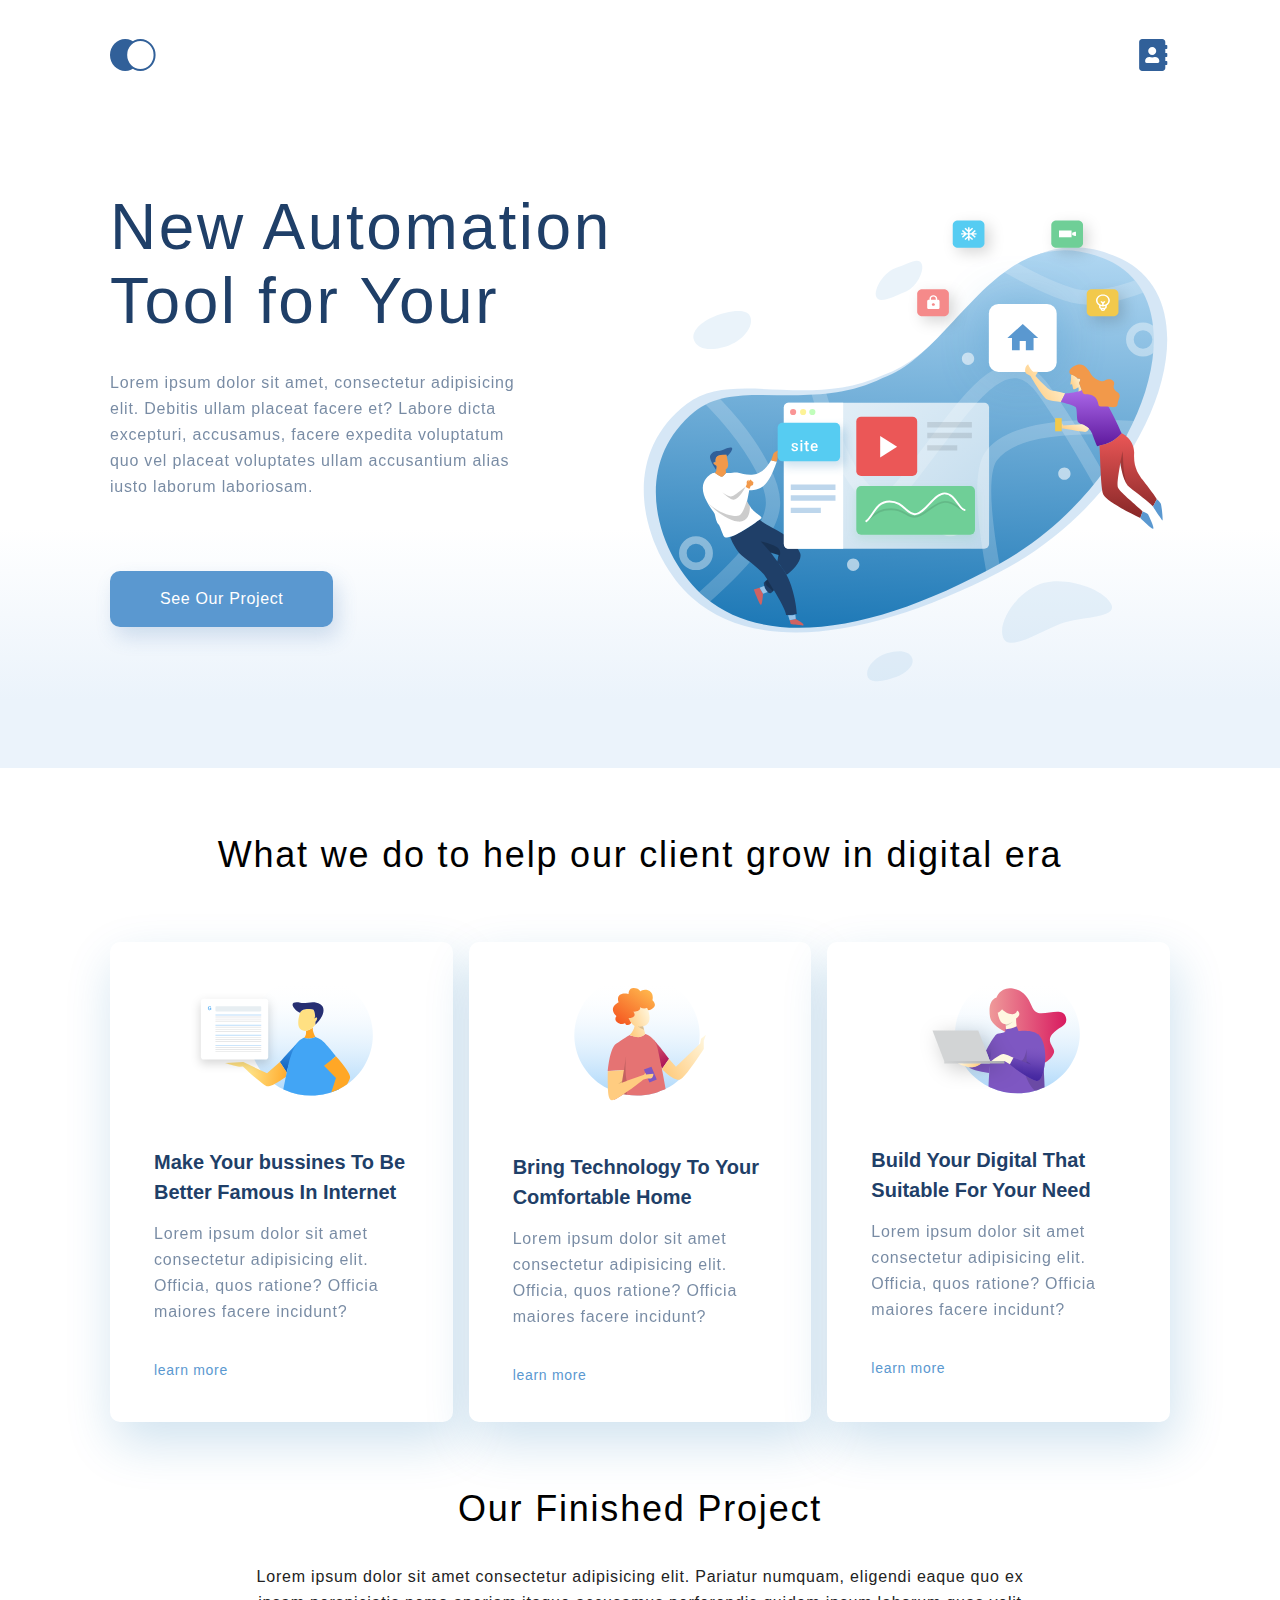
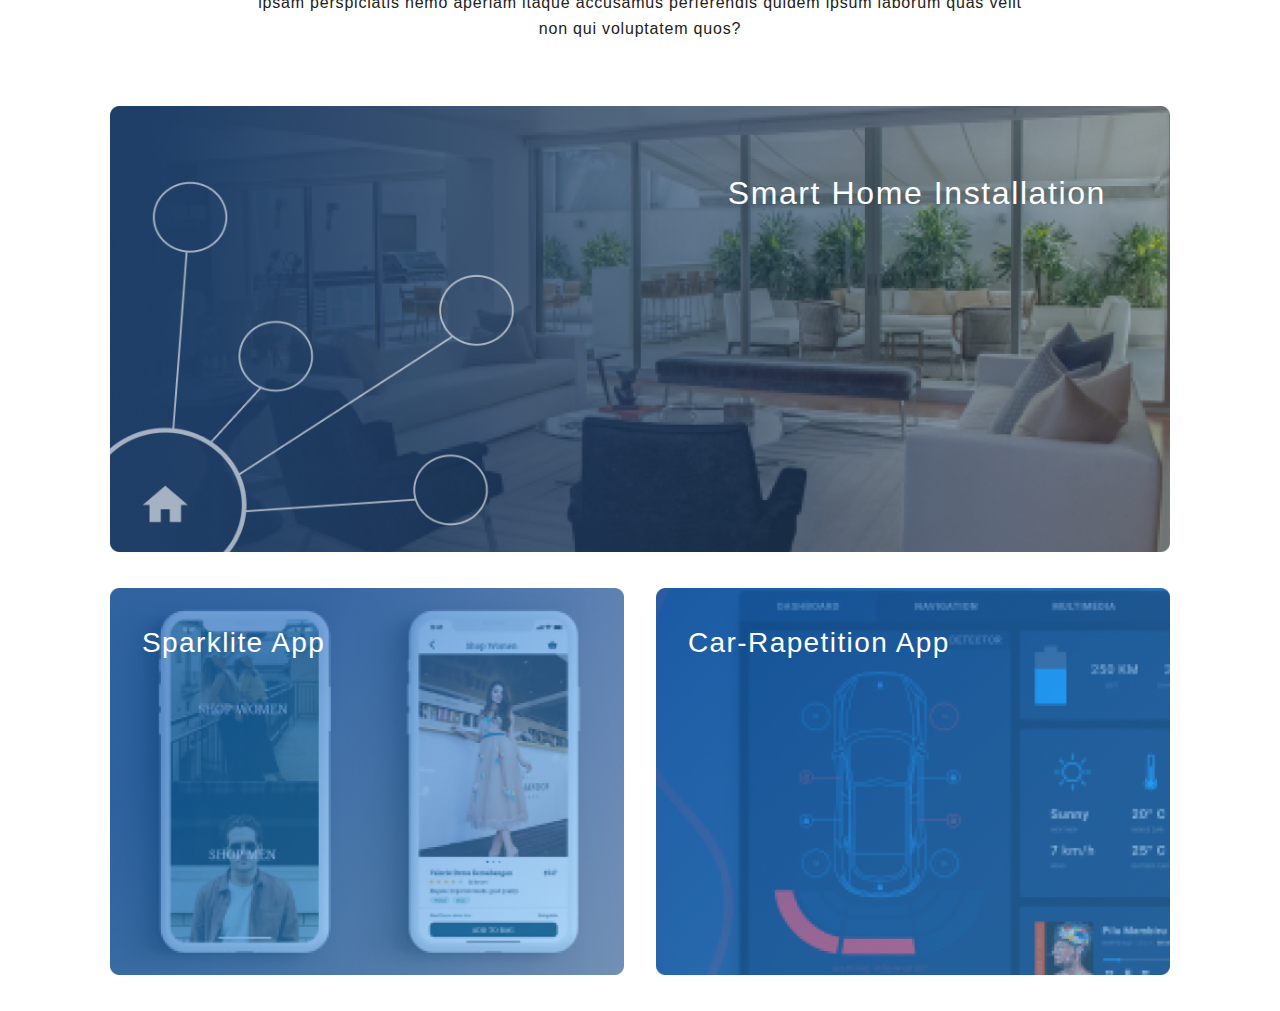
<file: index.html>
<!DOCTYPE html>
<html lang="en">

<head>
    <meta charset="UTF-8">
    <meta http-equiv="X-UA-Compatible" content="IE=edge">
    <meta name="viewport" content="width=device-width, initial-scale=1.0">
    <title>Homework</title>
    <link rel="stylesheet" href="style.css">
</head>

<body>

    <div class="wrapper">

        <div class="top">

            <!-- ШАПКА САЙТА -->

            <div class="main_header">
                <div class=" container">
                    <ul class="menu">
                        <li><a href="index.html"><img src="img/logo.svg" alt="logo"></a></li>
                        <li><a href="contacts.html"><img src="img/contact-icon.svg" alt="contact"></a></li>
                    </ul>
                    <div class="main_header__info">
                        <h1 class="main_header__heading">New Automation Tool for Your</h1>
                        <p class="main_header__text text">Lorem ipsum dolor sit amet, consectetur adipisicing elit.
                            Debitis ullam placeat facere et? Labore dicta excepturi, accusamus, facere expedita
                            voluptatum quo vel placeat voluptates ullam accusantium alias iusto laborum laboriosam.</p>
                        <a href="#" class="main_header__link text">See Our Project</a>
                    </div>
                </div>
            </div>

            <!-- ТЕЛО САЙТА -->

            <div class="container">
                <h3 class="common_heading">What we do to help our client grow in digital era</h3>
                <div class="cards">
                    <div class="card card__mr">
                        <img src="img/card-1.svg" alt="card 1" class="card__img">
                        <h4 class="card__heading">Make Your bussines To Be Better Famous In Internet</h4>
                        <p class="text">Lorem ipsum dolor sit amet consectetur adipisicing elit. Officia, quos ratione?
                            Officia
                            maiores
                            facere incidunt?
                        </p>
                        <a href="#" class="card__link text">learn more</a>
                    </div>
                    <div class="card card__mr">
                        <img src="img/card-2.svg" alt="card 2" class="card__img">
                        <h4 class="card__heading">Bring Technology To Your Comfortable Home</h4>
                        <p class="text">Lorem ipsum dolor sit amet consectetur adipisicing elit. Officia, quos ratione?
                            Officia
                            maiores
                            facere incidunt?
                        </p>
                        <a href="#" class="card__link text">learn more</a>
                    </div>
                    <div class="card">
                        <img src="img/card-3.svg" alt="card 3" class="card__img">
                        <h4 class="card__heading">Build Your Digital That Suitable For Your Need</h4>
                        <p class="text">Lorem ipsum dolor sit amet consectetur adipisicing elit. Officia, quos ratione?
                            Officia
                            maiores
                            facere incidunt?
                        </p>
                        <a href="#" class="card__link text">learn more</a>
                    </div>
                </div>
                <div class="our-finished-project">
                    <h3 class="common_heading">Our Finished Project</h3>
                    <p class="our__text text">Lorem ipsum dolor sit amet consectetur adipisicing elit. Pariatur numquam,
                        eligendi eaque quo ex ipsam perspiciatis nemo aperiam itaque accusamus perferendis quidem ipsum
                        laborum quas velit non qui voluptatem quos?</p>
                    <div class="project">
                        <img src="img/smart.png" alt="smart-home-installation" class="project__img">
                        <p class="project__text">Smart Home Installation</p>
                    </div>
                    <div class="project__second-line">
                        <div class="project project__mr">
                            <img src="img/spark.png" alt="sparklite-app" class="project__img">
                            <p class="project__text project__text__bottom"> Sparklite App</p>
                        </div>
                        <div class="project">
                            <img src="img/car.png" alt="car-rapetition-app" class="project__img">
                            <p class="project__text project__text__bottom">Car-Rapetition App</p>
                        </div>
                    </div>
                </div>
            </div>
        </div>

        <!-- ПОДВАЛ САЙТА -->



    </div>

</body>

</html>
</file>
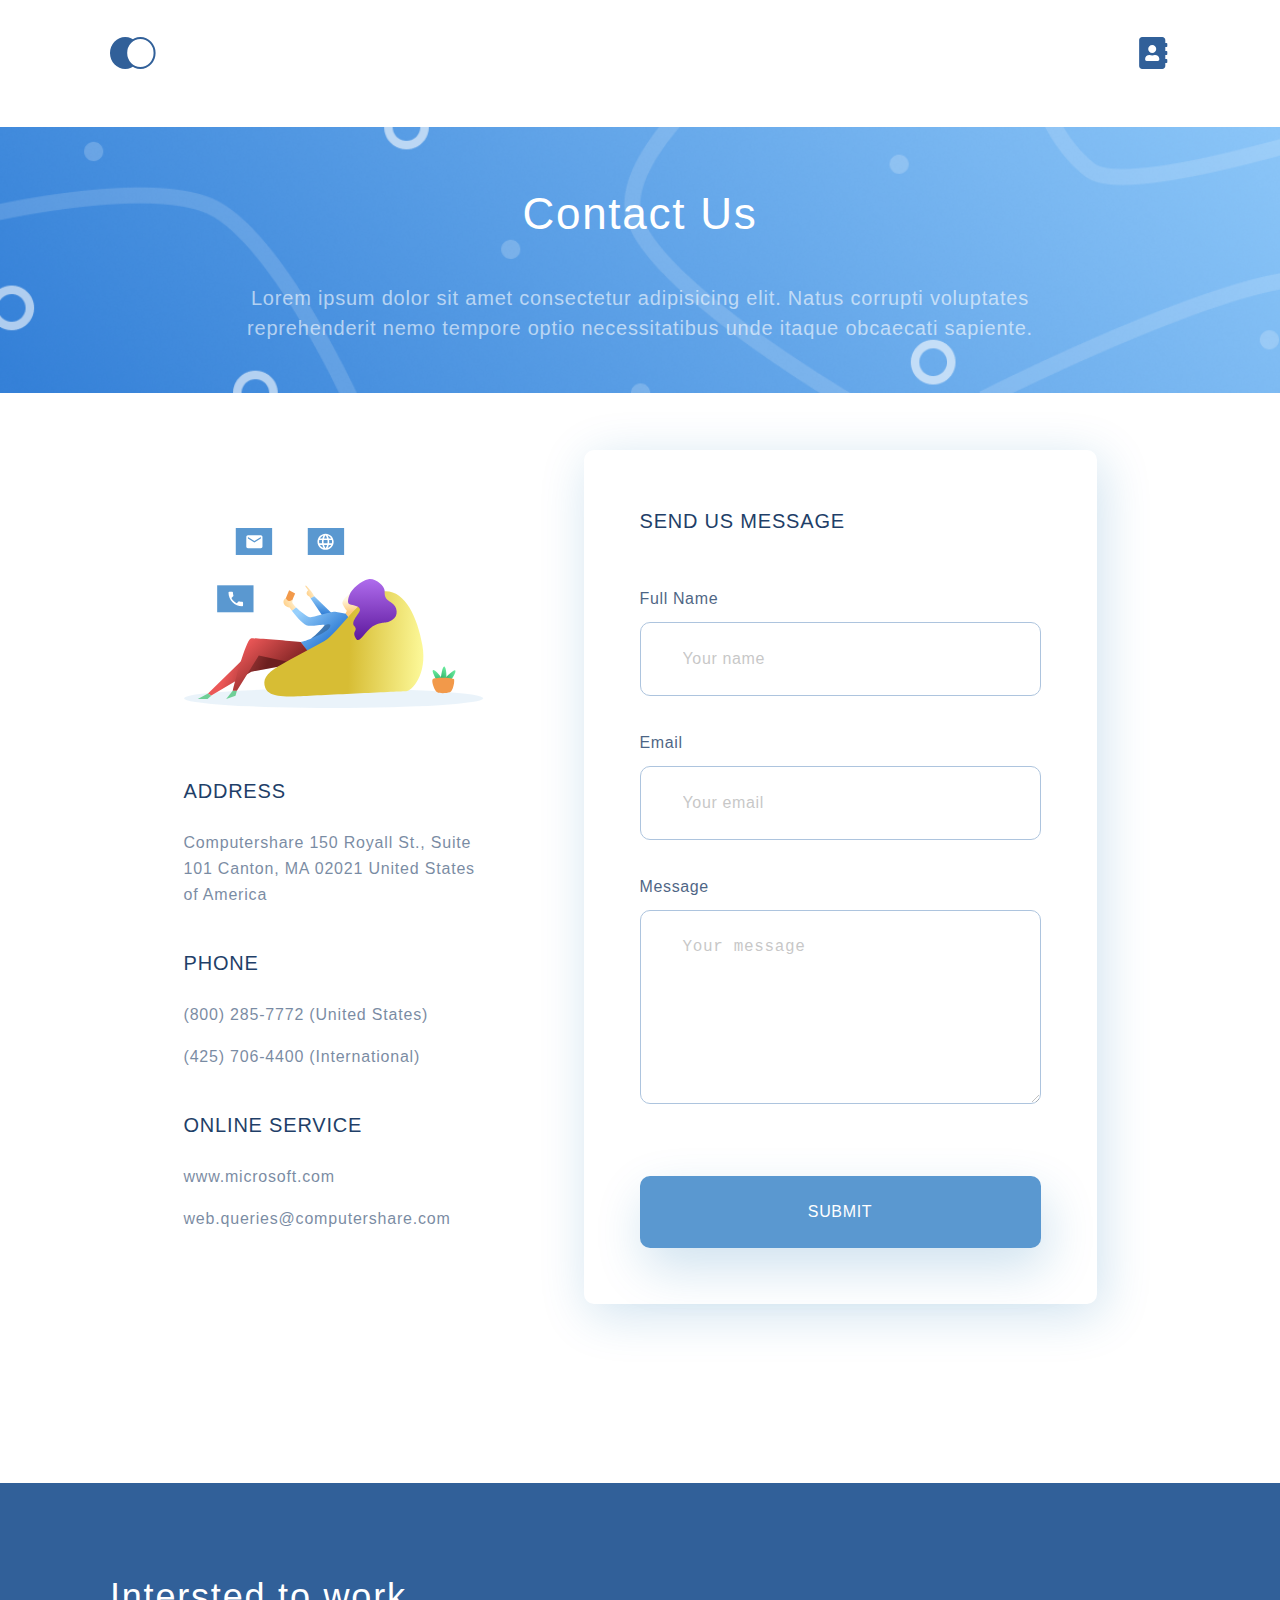
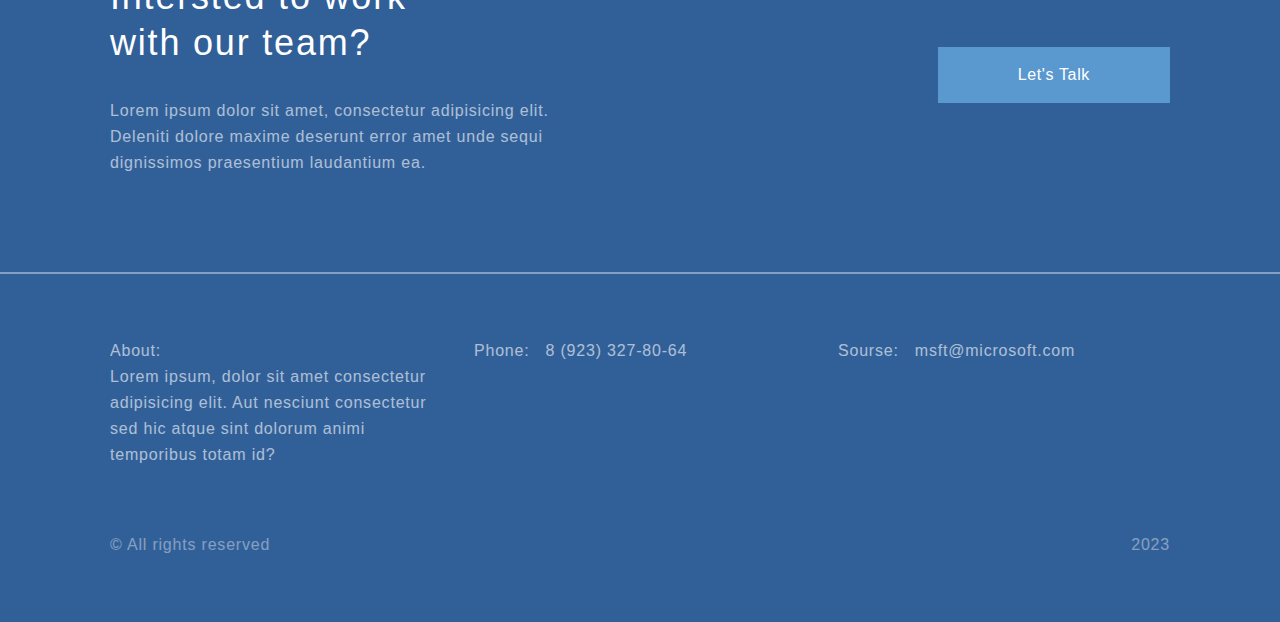
<file: contacts.html>
<!DOCTYPE html>
<html lang="en">

<head>
    <meta charset="UTF-8">
    <meta http-equiv="X-UA-Compatible" content="IE=edge">
    <meta name="viewport" content="width=device-width, initial-scale=1.0">
    <title>Contacts</title>
    <link rel="stylesheet" href="style.css">
</head>

<body>

    <div class="wrapper">

        <div class="top">

            <!-- ШАПКА САЙТА -->

            <div class="contact_header">
                <div class="container">
                    <ul class="menu">
                        <li><a href="index.html"><img class="menu__item" src="img/logo.svg" alt="logo"></a></li>
                        <li><a href="contacts.html"><img class="menu__item" src="img/contact-icon.svg"
                                    alt="contact"></a></li>
                    </ul>
                </div>
                <div class="contact_us">
                    <div class="container">
                        <h2 class="contact_us__heading">Contact Us</h2>
                        <p class="contact_us__text text">Lorem ipsum dolor sit amet consectetur adipisicing elit. Natus
                            corrupti voluptates reprehenderit nemo tempore optio necessitatibus unde itaque obcaecati
                            sapiente.
                        </p>
                    </div>

                </div>
            </div>

            <!-- ТЕЛО САЙТА -->

            <div class="contact container">
                <div class="contact__info">
                    <img src="img/contact.svg" alt="contact-info" class="contact__info__img">
                    <div class="contact__info__item">
                        <h4 class="sub_heading">Address</h4>
                        <p class="text">
                            Computershare
                            150 Royall St., Suite 101
                            Canton, MA 02021
                            United States of America
                        </p>
                    </div>
                    <div class="contact__info__item">
                        <h4 class="sub_heading">Phone</h4>
                        <ul>
                            <li class="text text_mb">(800) 285-7772 (United States)</li>
                            <li class="text">(425) 706-4400 (International)</li>
                        </ul>
                    </div>
                    <div class="contact__info__item">
                        <h4 class="sub_heading">Online service</h4>
                        <ul>
                            <li class="text text_mb">www.microsoft.com</li>
                            <li class="text">web.queries@computershare.com</li>
                        </ul>
                    </div>

                </div>
                <div class="contact__send">
                    <h4 class="sub_heading">Send us message</h4>
                    <form action="#">
                        <div class="field_block">
                            <label for="full-name" class="field_name">Full Name</label>
                            <input class="field" type="text" placeholder="Your name" id="full-name">
                        </div>
                        <div class="field_block">
                            <label for="email" class="field_name">Email</label>
                            <input class="field" type="email" placeholder="Your email" id="email">
                        </div>
                        <div class="field_block">
                            <label for="msg" class="field_name">Message</label>
                            <textarea class="field" placeholder="Your message" id="msg" cols="30" rows="5"></textarea>
                        </div>
                        <a href="#" class="contact__send__link">submit</a>
                    </form>
                </div>
            </div>
            <div class="map container">
                <script type="text/javascript" charset="utf-8" async
                    src="https://api-maps.yandex.ru/services/constructor/1.0/js/?um=constructor%3A4830668807696466d074a47d3a4007e9ed53e3f963f04a75433d85a2d1607711&amp;width=100%25&amp;height=400&amp;lang=ru_RU&amp;scroll=true"></script>
            </div>

        </div>

        <!-- ПОДВАЛ САЙТА -->

        <div class="footer" id="footer">
            <div class="footer__top container">
                <div class="interested_to_work">
                    <h3 class="common_heading footer__top__heading">Intersted to work with our team?</h3>
                    <p class="footer__top__text text">Lorem ipsum dolor sit amet, consectetur adipisicing elit. Deleniti
                        dolore maxime deserunt error amet unde sequi dignissimos praesentium laudantium ea.</p>
                </div>
                <a href="#footer" class="footer__top__link text">Let's Talk</a>

            </div>
            <hr class="footer__line">
            <div class="container">

                <ul class="menu footer__menu">
                    <li class="footer__li text">Lorem ipsum, dolor sit amet consectetur adipisicing
                        elit. Aut nesciunt consectetur sed hic atque sint dolorum animi temporibus totam id?</li>
                    <li class="footer__li text">8 (923) 327-80-64</li>
                    <li class="footer__li text">msft@microsoft.com</li>
                </ul>
                <div class="rights">
                    <p class="text"> &copy; All rights reserved</p>
                    <p class="text">2023</p>
                </div>

            </div>
        </div>

    </div>


</body>

</html>
</file>
<file: style.css>
/* Project course_html */
/* 
Important levels:
1. width, hight 
2. display or position
3. margin, padding
4. font
5. color
6. background
*/
* {
  margin: 0;
  padding: 0;
}

*,
*::before,
*::after {
  box-sizing: border-box;
}

html,
body {
  font-family: sans-serif !important;
  font-style: normal !important;
}

a {
  text-decoration: none;
}

ul {
  list-style-type: none;
}

.wrapper {
  min-height: 100vh;
  display: flex;
  flex-direction: column;
}

.top {
  flex-grow: 1;
}

.container {
  max-width: 1140px;
  margin: 0 auto;
  padding-left: 40px;
  padding-right: 40px;
}

.text {
  font-weight: 400;
  font-size: 16px;
  line-height: 26px;
  letter-spacing: 0.05em;
  color: #1F3F68;
  opacity: 0.6;
}

.common_heading {
  font-size: 36px;
  text-align: center;
  font-weight: 300;
  line-height: 46px;
  letter-spacing: 0.05em;
  color: #000000;
}

.menu {
  display: flex;
  justify-content: space-between;
}

.menu li a img:hover {
  transform: scale(1.1);
}

/* INDEX HEADER */
.main_header {
  min-height: 768px;
  padding-top: 39px;
  margin-bottom: 64px;
  background: linear-gradient(0deg, #EBF3FB 8.84%, rgba(152, 195, 232, 0) 31.12%);
}
.main_header__info {
  height: 100%;
  margin-top: 115px;
  background-image: url(img/bg.svg);
  background-repeat: no-repeat;
  background-size: 50%;
  background-position: right 20%;
}
.main_header__heading {
  width: 512px;
  margin-bottom: 32px;
  font-style: normal;
  font-weight: 300;
  font-size: 64px;
  line-height: 74px;
  letter-spacing: 0.04em;
  color: #1F3F68;
}
.main_header__text {
  width: 425px;
  margin-bottom: 71px;
}
.main_header__link {
  display: inline-block;
  margin-bottom: 140px;
  padding: 15px 50px;
  text-align: center;
  letter-spacing: 0.04em;
  color: #FFFFFF;
  opacity: 1;
  background: #5A98D0;
  box-shadow: 5px 10px 20px rgba(53, 110, 173, 0.2);
  border-radius: 10px;
}
.main_header__link:hover {
  color: rgba(255, 255, 255, 0.7137254902);
  box-shadow: 5px 20px 50px rgba(16, 112, 177, 0.2);
}
.main_header__link:active {
  box-shadow: none;
}

/* INDEX CONTENT */
.cards {
  display: flex;
  justify-content: space-between;
  margin-top: 64px;
  margin-bottom: 64px;
}

.card {
  width: 359px;
  min-height: 480px;
  display: flex;
  flex-direction: column;
  padding: 32px 44px;
  background: #FFFFFF;
  box-shadow: 5px 20px 50px rgba(16, 112, 177, 0.2);
  border-radius: 10px;
}
.card__mr {
  margin-right: 16px;
}
.card__img {
  align-self: center;
  margin-bottom: 51px;
}
.card__heading {
  margin-bottom: 14px;
  font-size: 20px;
  line-height: 30px;
  color: #1F3F68;
}
.card__link {
  margin-top: 30px;
  font-size: 14px;
  line-height: 30px;
  color: #5A98D0;
  opacity: 1;
}

.our__text {
  width: 75%;
  margin: 32px auto 64px;
  text-align: center;
  color: #222222;
  opacity: 1;
}

.project {
  position: relative;
  flex-grow: 1;
  margin-bottom: 32px;
}
.project__mr {
  margin-right: 32px;
}
.project__img {
  width: 100%;
}
.project__text {
  position: absolute;
  top: 64px;
  right: 64px;
  font-weight: 400;
  font-size: 32px;
  line-height: 46px;
  text-align: right;
  letter-spacing: 0.05em;
  color: #FFFFFF;
}
.project__text__bottom {
  left: 32px;
  top: 32px;
  right: auto;
  font-size: 28px;
}
.project__second-line {
  display: flex;
  justify-content: space-between;
}

/* CONTACTS HEADER */
.contact_header {
  margin-bottom: 57px;
  padding-top: 37px;
}

.contact_us {
  width: 100%;
  margin-top: 54px;
  padding-top: 50px;
  padding-bottom: 50px;
  background-image: url(img/contact-bg.png);
  background-repeat: no-repeat;
  background-size: cover;
}
.contact_us__heading {
  margin-bottom: 32px;
  font-weight: 500;
  font-size: 44px;
  line-height: 74px;
  text-align: center;
  letter-spacing: 0.04em;
  color: #FFFFFF;
}
.contact_us__text {
  width: 75%;
  margin: 0 auto;
  font-size: 20px;
  line-height: 30px;
  text-align: center;
  letter-spacing: 0.04em;
  color: rgba(255, 255, 255, 0.6);
  opacity: 1;
}

/* CONTACT CONTENT */
.contact {
  display: flex;
  justify-content: center;
  margin-bottom: 96px;
}

.sub_heading {
  margin-bottom: 24px;
  font-weight: 500;
  font-size: 20px;
  line-height: 30px;
  letter-spacing: 0.04em;
  text-transform: uppercase;
  color: #1F3F68;
}

.contact__info {
  max-width: 400px;
  display: flex;
  flex-direction: column;
  padding-top: 78px;
  padding-right: 100px;
}
.contact__info__img {
  width: 100%;
  margin-bottom: 68px;
}
.contact__info__item {
  margin-bottom: 40px;
}
.contact__info__item:last-child {
  margin-bottom: 0;
}

.contact__send {
  max-width: 540px;
  padding: 56px;
  background: #FFFFFF;
  box-shadow: 5px 10px 50px rgba(16, 112, 177, 0.2);
  border-radius: 10px;
}
.contact__send__link {
  display: block;
  margin-top: 72px;
  padding: 23px 0;
  font-weight: 500;
  font-size: 16px;
  line-height: 26px;
  text-align: center;
  text-transform: uppercase;
  letter-spacing: 0.04em;
  color: #FFFFFF;
  background: #5A98D0;
  box-shadow: 5px 20px 50px rgba(16, 112, 177, 0.2);
  border-radius: 10px;
}

.contact__send > .sub_heading {
  margin-bottom: 48px;
}

.text_mb {
  margin-bottom: 16px;
}

.field_block {
  display: flex;
  flex-direction: column;
  margin-bottom: 32px;
}

.field_name {
  margin-bottom: 8px;
  font-weight: 400;
  font-size: 16px;
  line-height: 30px;
  letter-spacing: 0.04em;
  color: #1F3F68;
  opacity: 0.8;
}

.field {
  padding: 21px 42px;
  font-weight: 300;
  font-size: 16px;
  line-height: 30px;
  letter-spacing: 0.04em;
  color: #1F3F68;
  border: 1px solid #356EAD;
  border-radius: 10px;
  opacity: 0.4;
}

.field:focus {
  opacity: 1;
}

/* FOOTER */
.footer {
  margin-top: 83px;
  padding-top: 91px;
  padding-bottom: 64px;
  background: #316099;
}
.footer__top {
  display: flex;
  justify-content: space-between;
  align-items: center;
}
.footer__top__heading {
  width: 340px;
  margin-bottom: 32px;
  text-align: left;
  color: #FFFFFF;
}
.footer__top__text {
  width: 495px;
  color: #FFFFFF;
}
.footer__top__link {
  display: block;
  padding: 15px 80px;
  text-align: center;
  letter-spacing: 0.04em;
  color: #FFFFFF;
  opacity: 1;
  background: #5A98D0;
}
.footer__top__link:hover {
  background-color: #5c7faa;
}
.footer__top__link:active {
  background-color: #476fa2;
}
.footer__line {
  margin-top: 96px;
  margin-bottom: 64px;
  opacity: 0.4;
  border: 1px solid #FFFFFF;
}
.footer__li {
  flex-grow: 1;
  flex-basis: 33.3333%;
  display: flex;
  margin-bottom: 24px;
  margin-right: 32px;
  color: #FFFFFF;
}
.footer__li:first-child {
  flex-direction: column;
}
.footer__li:last-child {
  margin-right: 0;
}
.footer__li:first-child::before {
  content: "About: ";
  display: block;
  margin-right: 16px;
}
.footer__li:nth-child(2)::before {
  content: "Phone: ";
  display: block;
  margin-right: 16px;
}
.footer__li:last-child::before {
  content: "Sourse: ";
  display: block;
  margin-right: 16px;
}
.footer .rights {
  display: flex;
  justify-content: space-between;
  margin-top: 40px;
}
.footer .rights p {
  color: #FFFFFF;
  opacity: 0.4;
}

/* MEDIA TABLET 1024px */
@media (max-width: 1024px) {
  .container {
    padding-left: 32px;
    padding-right: 32px;
  }
  /* INDEX HEADER */
  .main_header__info {
    margin-top: 90px;
    background-position: right 150px;
  }
  .main_header__text {
    width: 50%;
  }
  /* INDEX CONTENT */
  .cards {
    flex-direction: column;
    align-items: center;
    margin-top: 64px;
    margin-bottom: 32px;
  }
  .card {
    margin-bottom: 32px;
    padding-bottom: 26px;
  }
  .card__mr {
    margin-right: 0;
  }
  .project__text {
    font-size: 28px;
  }
  .project__text__bottom {
    font-size: 21px;
  }
  /* CONTACT HEADER */
  .contact_header {
    margin-bottom: 71px;
    padding-top: 15px;
  }
  .contact_us {
    margin-top: 46px;
    padding-bottom: 25px;
  }
  /* CONTACT CONTENT */
  .contact {
    flex-direction: column;
    align-items: center;
    margin-bottom: 64px;
  }
  .contact__info {
    margin-bottom: 64px;
    padding-top: 0;
  }
  .map {
    padding: 0;
  }
  /* FOOTER */
  .footer {
    margin-top: 58px;
  }
  .footer__top {
    align-items: end;
  }
  .footer__top__link {
    padding: 4px 31px;
  }
  .footer__line {
    margin-top: 64px;
    margin-bottom: 64px;
  }
  .footer__menu {
    flex-direction: column;
  }
  .footer__li {
    flex-direction: row;
  }
  .footer__li:first-child {
    flex-direction: row;
  }
}
/* MEDIA PHONE 652px */
@media (max-width: 652px) {
  .container {
    padding-left: 11px;
    padding-right: 11px;
  }
  .common_heading {
    font-size: 24px;
    line-height: 28px;
  }
  /* INDEX HEADER */
  .main_header {
    min-height: 376px;
    padding-top: 24px;
    padding-bottom: 41px;
  }
  .main_header__info {
    display: flex;
    flex-direction: column;
    align-items: center;
    margin-top: 36px;
    background: none;
  }
  .main_header__heading {
    width: 100%;
    font-size: 32px;
    line-height: 37px;
    text-align: center;
  }
  .main_header__text {
    width: 100%;
    margin-bottom: 39px;
    text-align: center;
  }
  .main_header__link {
    margin-bottom: 12px;
    padding: 0 8px;
    font-size: 12px;
    line-height: 26px;
  }
  /* INDEX CONTENT */
  .card {
    width: 100%;
    margin-bottom: 21px;
    padding-bottom: 21px;
  }
  .our__text {
    width: 100%;
  }
  .project__text {
    top: 16px;
    right: 16px;
    font-size: 16px;
    line-height: 19px;
  }
  .project__text__bottom {
    left: 16px;
    right: auto;
  }
  .project__second-line {
    flex-direction: column;
  }
  .project__mr {
    margin-right: 0;
  }
  /* CONTACT HEADER */
  .contact_header {
    margin-bottom: 54px;
  }
  .contact_us {
    margin-top: 30px;
    padding-top: 48px;
    padding-bottom: 61px;
  }
  .contact_us__heading {
    font-size: 24px;
    line-height: 28px;
  }
  .contact_us__text {
    width: 100%;
    font-size: 16px;
    line-height: 30px;
  }
  /* CONTACT CONTENT */
  .contact {
    display: flex;
    flex-direction: column;
    align-items: center;
  }
  .contact__info {
    max-width: 300px;
    margin-bottom: 32px;
    padding-right: 0;
  }
  .contact__send {
    max-width: 343px;
  }
  /* FOOTER */
  .footer {
    padding-top: 18px;
    padding-bottom: 32px;
  }
  .footer__top {
    display: flex;
    flex-direction: column;
  }
  .footer__top__heading {
    align-self: center;
    text-align: center;
  }
  .footer__top__text {
    width: 100%;
    margin-bottom: 40px;
    text-align: center;
  }
  .footer__top__link {
    align-self: center;
  }
  .interested_to_work {
    display: flex;
    flex-direction: column;
  }
  .footer__line {
    margin-top: 41px;
    margin-bottom: 32px;
  }
  .footer__li {
    margin-bottom: 18px;
  }
}/*# sourceMappingURL=style.css.map */
</file>
